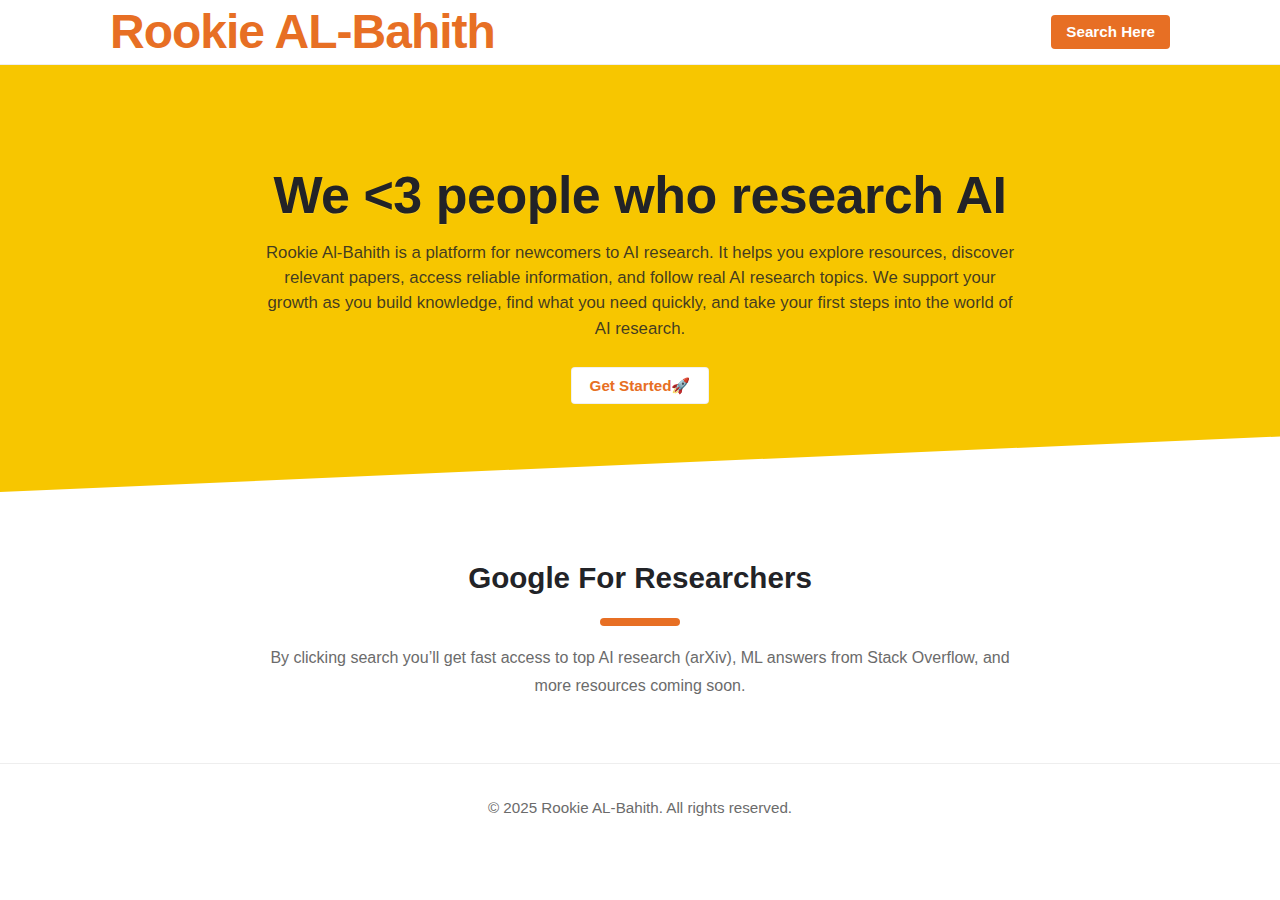
<file: index.html>
<!DOCTYPE html>
<html lang="en">
<head>
    <meta charset="UTF-8">
    <meta name="viewport" content="width=device-width, initial-scale=1.0">
    <title>Research Rookie</title>
    <link rel="stylesheet" href="styles/index.css">
</head>
<body>
    <!-- header -->
    <header class="site-header">
        <div class="container header-inner">
                <span class="logo">Rookie AL-Bahith</span>
            <div class="auth-actions">
                <a href="search.html" class="btn btn-search">Search Here </a>
            </div>
        </div>
    </header>

    <main>
        <!-- Hero section -->
         <section class="hero" role="region" aria-labeledby="hero-heading">
            <div class="container hero-inner">
                <h1 id="hero-heading" class="hero-title">We &lt;3 people who research AI</h1>
                <p class="hero-sub">
                    Rookie Al-Bahith is a platform for newcomers to AI research.
                    It helps you explore resources, discover relevant papers, access reliable information, and follow real AI research topics.
                    We support your growth as you build knowledge, find what you need quickly, and take your first steps into the world of AI research.
                </p>

                <div class="hero-ctas" role="group" aria-label="Primary call to actions">
                    <a class="btn btn-primary" href="search.html">Get Started🚀</a>
                </div>
            </div>
        </section>

        <!-- google for researchers section  -->
        <section id="for-researchers" class="for-researchers" role="region" aria-labelledby="for-researchers-heading">
            <div class="container">
                <h2 id="for-researchers-heading">Google For Researchers</h2>
                <div class="accent-underline" aria-hidden="true"></div>
                <p>
                    By clicking search you’ll get fast access to top AI research (arXiv), ML answers from Stack Overflow, and more resources coming soon. 
                </p>
            </div>
        </section>         
    </main>

    <!-- footer -->
    <footer class="site-footer" role="contentinfo">
        <div class="container footer-inner">
            <p>&copy; 2025 Rookie AL-Bahith. All rights reserved.</p>
        </div>
    </footer>

    <script>
        (function () {
           var y = new Date().getFullYear();
           var el = document.getElementById('year');
           if (el) el.textContent = y;
         })();
    </script>

</body>

</html>
</file>
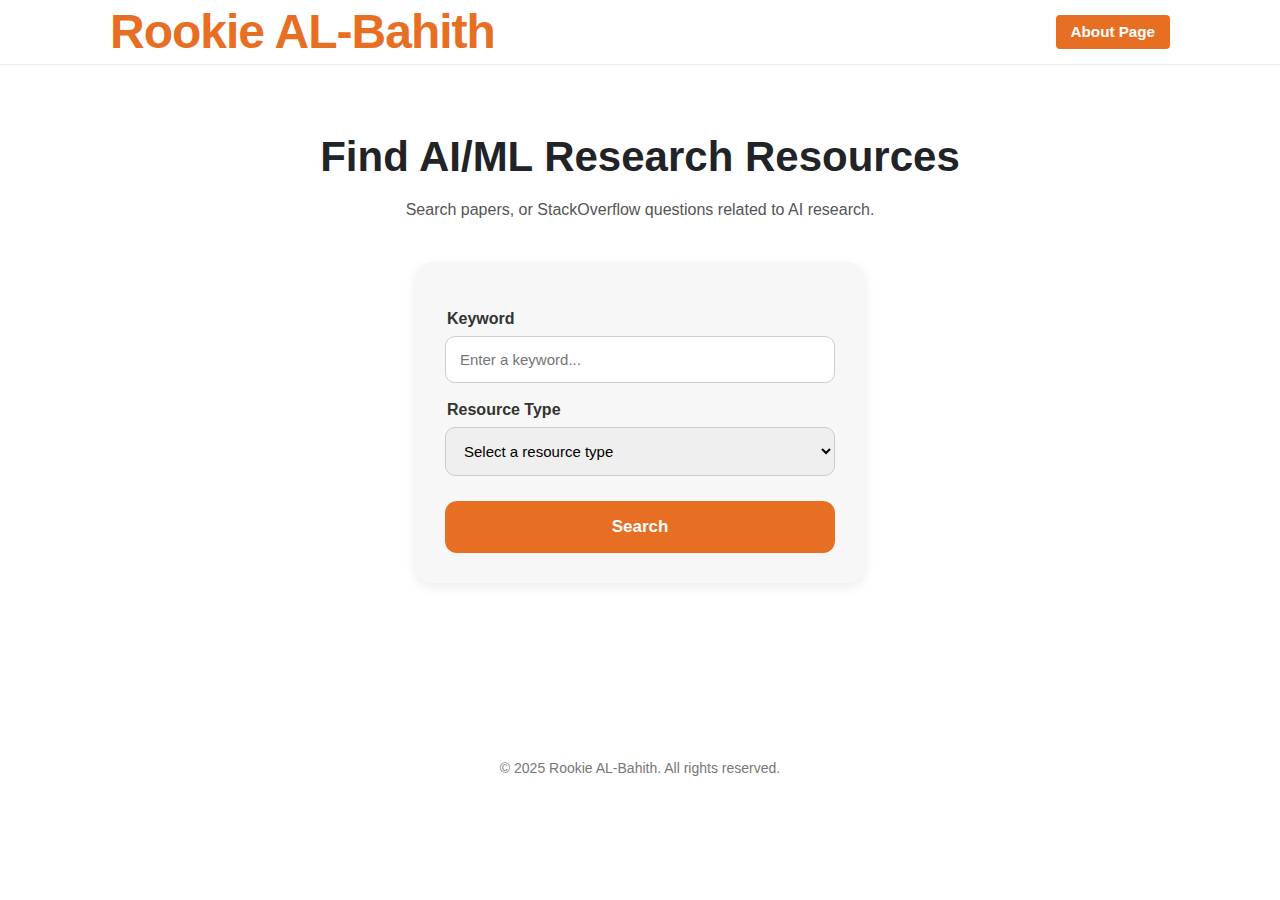
<file: search.html>
<!DOCTYPE html>
<html lang="en">
<head>
    <meta charset="UTF-8" />
    <meta name="viewport" content="width=device-width, initial-scale=1.0" />
    <title>Research Rookie</title>
    <link rel="stylesheet" href="styles/search.css" />
</head>

<body>

    <!-- header -->
    <header class="site-header">
        <div class="container header-inner">
                <span class="logo">Rookie AL-Bahith</span>

             <div class="auth-actions">
                <a href="index.html" class="btn btn-about">About Page</a>
             </div>
        </div>
    </header>


    <!-- search section -->
    <section class="search-container">

        <h1>Find AI/ML Research Resources</h1>
        <p class="subtitle">Search papers, or StackOverflow questions related to AI research.</p>

        <div class="search-card">

            <!-- keyword -->
            <label class="input-label">Keyword</label>
            <input type="text" id="keyword" placeholder="Enter a keyword..." />

            <!-- resource type -->
            <label class="input-label">Resource Type</label>
            <select id="resource-type">
                <option value="">Select a resource type</option>
                <option value="arxiv">ArXiv Papers</option>
                <option value="github">GitHub Repositories</option>
                <option value="stackoverflow">StackOverflow Post</option>
            </select>

            <!-- search button -->
            <button class="search-btn" id="search-btn">Search</button>
        </div>
        <div id="results-container" style="margin-top: 30px; width: 100%; max-width: 800px; margin-left: auto; margin-right: auto;"></div>
    </section>

    <!--  footer -->
    <footer>
        © 2025 Rookie AL-Bahith. All rights reserved.
    </footer>

    <script src="scripts/search.js"></script>

</body>
</html>
</file>
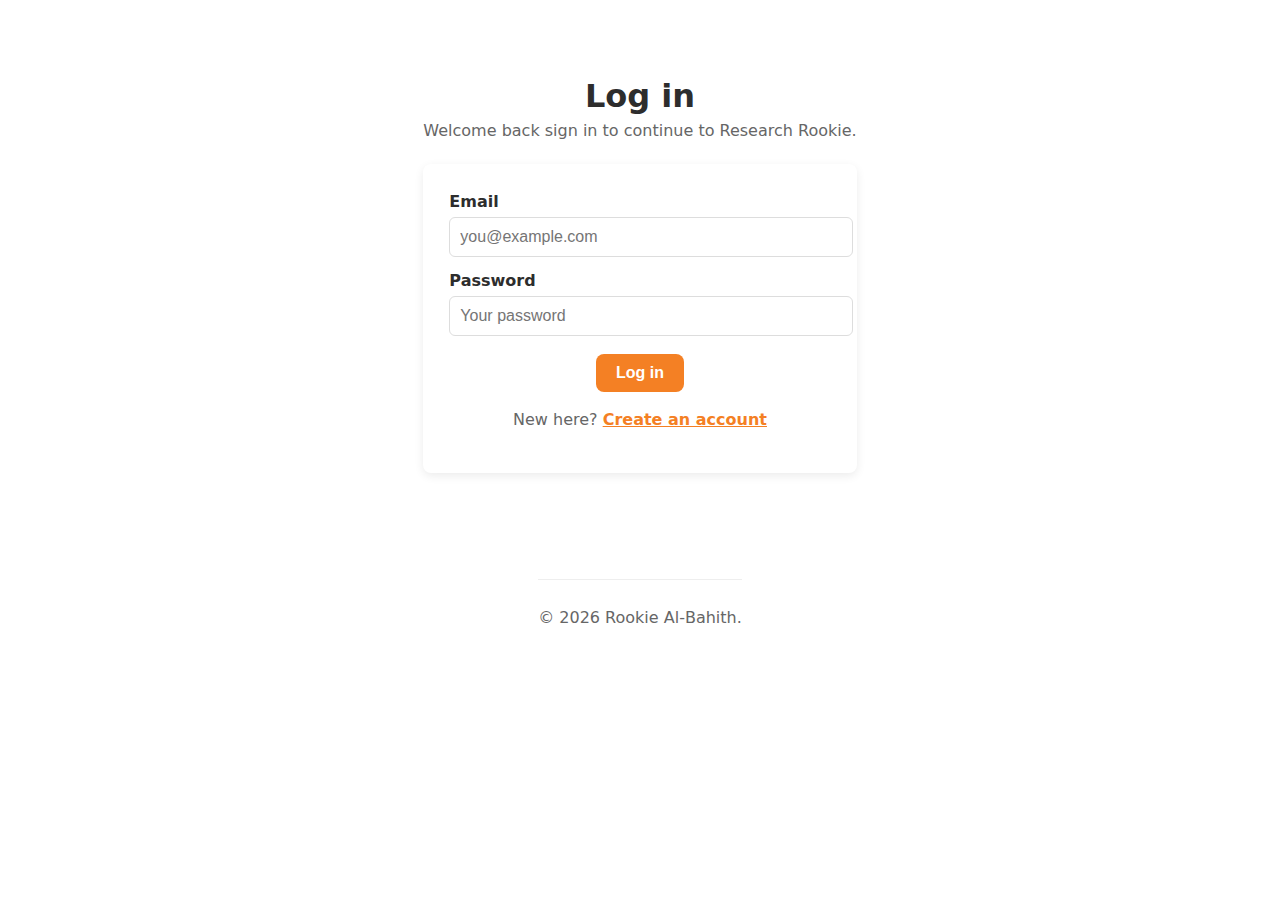
<file: frontend/login.html>
<!doctype html>
<html lang="en">
<head>
  <meta charset="utf-8" />
  <meta name="viewport" content="width=device-width, initial-scale=1" />
  <title>Log In — Research Rookie</title>
  <link rel="stylesheet" href="styles/login.css"/>
</head>
<body>

  <main class="container" style="max-width:480px; padding:56px 20px;">
    <h1 style="text-align:center; margin-bottom:6px;">Log in</h1>
    <p style="text-align:center; color:#666; margin-top:0; margin-bottom:24px;">
      Welcome back sign in to continue to Research Rookie.
    </p>

    <form action="#" method="post" class="auth-form" novalidate>
      <div style="margin-bottom:14px;">
        <label for="login-email" style="display:block; font-weight:700; margin-bottom:6px;">Email</label>
        <input id="login-email" name="email" type="email" required
               placeholder="you@example.com" style="width:100%; padding:10px; border:1px solid #ddd; border-radius:6px;" />
      </div>

      <div style="margin-bottom:18px;">
        <label for="login-password" style="display:block; font-weight:700; margin-bottom:6px;">Password</label>
        <input id="login-password" name="password" type="password" required
               placeholder="Your password" style="width:100%; padding:10px; border:1px solid #ddd; border-radius:6px;" />
      </div>

      <div style="text-align:center;">
        <button type="submit" class="btn btn-secondary" style="padding:10px 20px; font-size:1rem;">Log in</button>
      </div>

      <p style="text-align:center; margin-top:18px; color:#666;">
        New here? <a href="signup.html">Create an account</a>
      </p>
    </form>
  </main>

  <footer class="site-footer" role="contentinfo">
    <div class="container" style="text-align:center;">
      <p style="margin:8px 0;">&copy; <span id="year"></span> Rookie Al‑Bahith.</p>
    </div>
  </footer>

  <script>
    (function () {
      var y = new Date().getFullYear();
      var el = document.getElementById('year');
      if (el) el.textContent = y;
    })();
  </script>
</body>
</html>
</file>
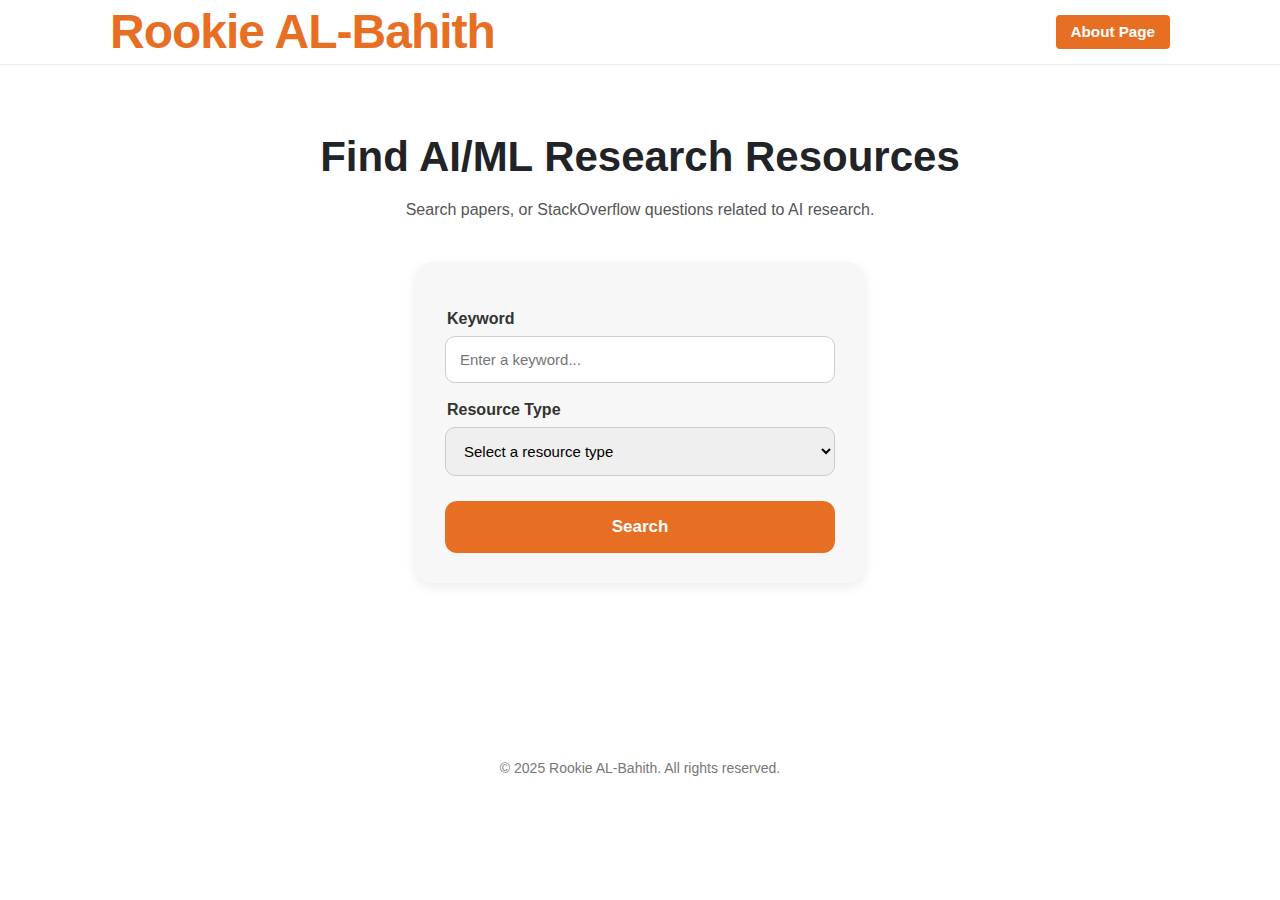
<file: frontend/search.html>
<!DOCTYPE html>
<html lang="en">
<head>
    <meta charset="UTF-8" />
    <meta name="viewport" content="width=device-width, initial-scale=1.0" />
    <title>Research Rookie</title>

    <!-- Link CSS -->
    <link rel="stylesheet" href="/frontend/styles/search.css" />
</head>

<body>


    <header class="site-header">
        <div class="container header-inner">
                <span class="highlight">Rookie AL-Bahith</span>

             <div class="auth-actions">
                <a href="/index.html" class="btn btn-about">About Page</a>
             </div>
        </div>
    </header>

    

    <!-- Search Section -->
    <section class="search-container">

        <h1>Find AI/ML Research Resources</h1>
        <p class="subtitle">Search papers, or StackOverflow questions related to AI research.</p>

        <div class="search-card">

            <!-- Keyword -->
            <label class="input-label">Keyword</label>
            <input type="text" id="keyword" placeholder="Enter a keyword..." />

            <!-- Resource Type -->
            <label class="input-label">Resource Type</label>
            <select id="resource-type">
                <option value="">Select a resource type</option>
                <option value="arxiv">ArXiv Papers</option>
                <option value="github">GitHub Repositories</option>
                <option value="stackoverflow">StackOverflow Post</option>
            </select>

            <!-- Search Button -->
            <button class="search-btn" id="search-btn">Search</button>
        </div>
        <div id="results-container" style="margin-top: 30px; width: 100%; max-width: 800px; margin-left: auto; margin-right: auto;"></div>
    </section>

    <!--  Footer -->
    <footer>
        © 2025 Rookie AL-Bahith. All rights reserved.
    </footer>

    <script src="/frontend/scripts/search.js"></script>

</body>
</html>
</file>
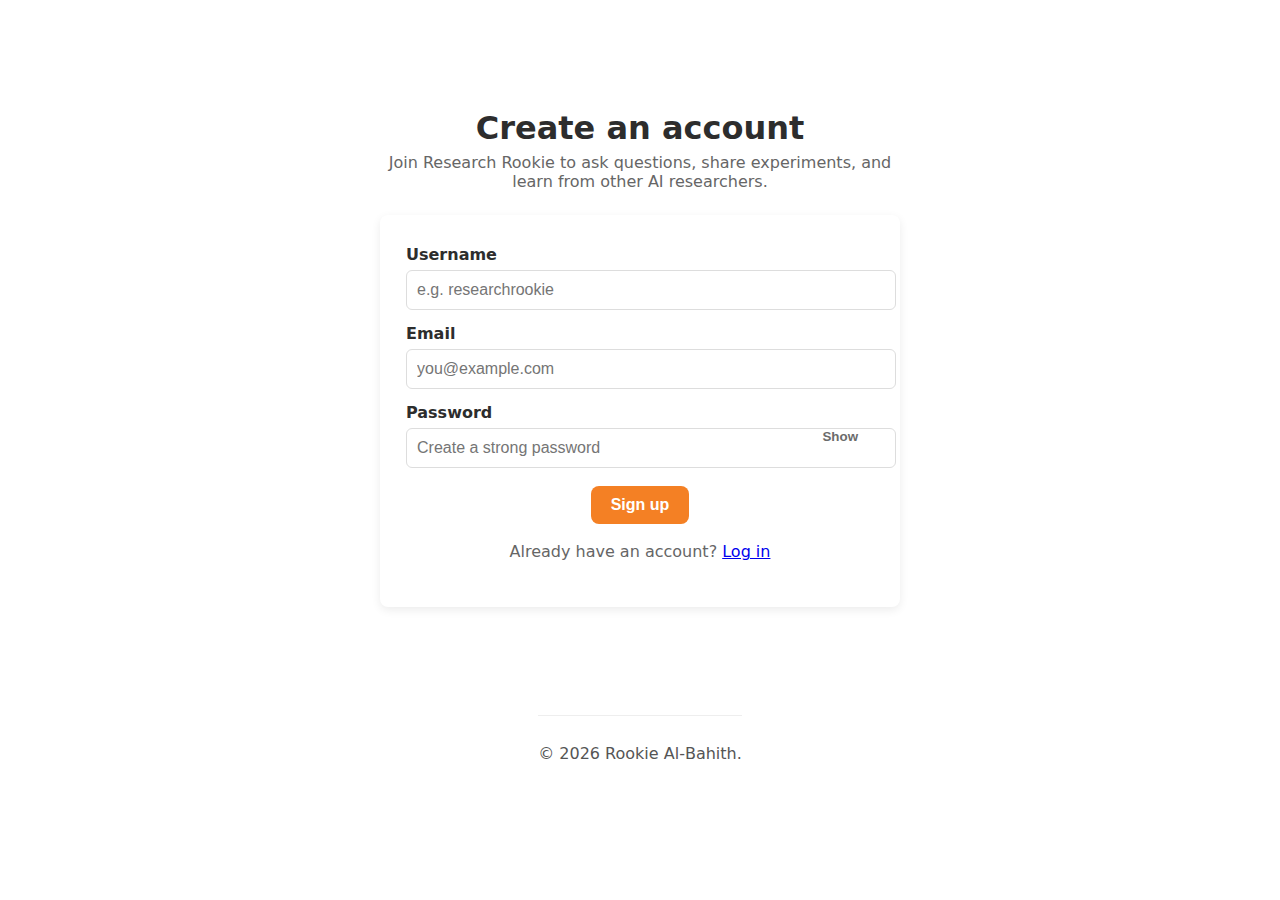
<file: frontend/signup.html>
<!doctype html>
<html lang="en">
<head>
  <meta charset="utf-8" />
  <meta name="viewport" content="width=device-width, initial-scale=1" />
  <title>Sign Up — Research Rookie</title>
  <link rel="stylesheet" href="styles/signup.css"/>
</head>
<body>
  
  <main class="container" style="max-width:520px; padding:48px 20px;">
    <h1 style="text-align:center; margin-bottom:6px;">Create an account</h1>
    <p style="text-align:center; color:#666; margin-top:0; margin-bottom:24px;">
      Join Research Rookie to ask questions, share experiments, and learn from other AI researchers.
    </p>

    <form action="#" method="post" class="auth-form" novalidate>
      <div style="margin-bottom:14px;">
        <label for="username" style="display:block; font-weight:700; margin-bottom:6px;">Username</label>
        <input id="username" name="username" type="text" required minlength="3" maxlength="30"
               placeholder="e.g. researchrookie" style="width:100%; padding:10px; border:1px solid #ddd; border-radius:6px;" />
      </div>

      <div style="margin-bottom:14px;">
        <label for="email" style="display:block; font-weight:700; margin-bottom:6px;">Email</label>
        <input id="email" name="email" type="email" required
               placeholder="you@example.com" style="width:100%; padding:10px; border:1px solid #ddd; border-radius:6px;" />
      </div>

      <div style="margin-bottom:18px;">
        <label for="password" style="display:block; font-weight:700; margin-bottom:6px;">Password</label>
        <input id="password" name="password" type="password" required minlength="8"
               placeholder="Create a strong password" style="width:100%; padding:10px; border:1px solid #ddd; border-radius:6px;" />
      </div>

      <div style="text-align:center; margin-top:6px;">
        <button type="submit" class="btn btn-secondary" style="padding:10px 20px; font-size:1rem;">Sign up</button>
      </div>

      <p style="text-align:center; margin-top:18px; color:#666;">
        Already have an account? <a href="login.html">Log in</a>
      </p>
    </form>
  </main>

  <footer class="site-footer" role="contentinfo">
    <div class="container" style="text-align:center;">
      <p style="margin:8px 0;">&copy; <span id="year"></span> Rookie Al‑Bahith.</p>
    </div> 
  </footer>

  <script>
    (function () {
      var y = new Date().getFullYear();
      var el = document.getElementById('year');
      if (el) el.textContent = y;
    })();
  </script>
  <script src="scripts/signup.js"></script>
</body>
</html>
</file>
<file: styles/index.css>
:root{
  --bg-yellow: #f7c600; /* hero background */
  --accent-orange: #e76f24; /* underline and button */
  --text-dark: #222327;
  --muted: #6b6b6b;
  --white: #ffffff;
  --container-width: 1100px;
  --max-width: 1200px;
}

/* reset-ish */
*{box-sizing:border-box}
html,body{height:100%}
body{
  margin:0;
  font-family: -apple-system,BlinkMacSystemFont,"Segoe UI",Roboto,"Helvetica Neue",Arial;
  color:var(--text-dark);
  background:#fff;
  -webkit-font-smoothing:antialiased;
  -moz-osx-font-smoothing:grayscale;
  line-height:1.5;
  font-size:16px;
}

/* container */
.container{
  width:100%;
  max-width: 1100px;
  margin:0 auto;
  padding:0 20px;
}

/* header */
.site-header{
  background: #fff;
  border-bottom:1px solid #eee;
  position:sticky;
  top:0;
  z-index:50;
}

.header-inner{
  display:flex;
  align-items:center;
  gap:20px;
  height:64px;
  justify-content:space-between;
}

/*logo */
.logo {
  /* logo font */
  font-family: -apple-system, BlinkMacSystemFont, "Segoe UI", Roboto, Helvetica, Arial, sans-serif;
  font-weight: 800;
  letter-spacing: -1px; 
  font-size: 3rem;
  color: #e76f24; 
  display: inline-block;
}

/* nav */
.site-nav{display:flex; gap:14px; align-items:center}
.site-nav .nav-link{
  color:var(--muted);
  text-decoration:none;
  font-weight:600;
  padding:6px 8px;
  border-radius:4px;
  transition:all .15s ease;
}
.site-nav .nav-link:hover{color:var(--text-dark); background:#faf7f0}

.auth-actions{display:flex; gap:8px; align-items:center}
.btn{
  display:inline-block;
  padding:8px 14px;
  border-radius:4px;
  text-decoration:none;
  font-weight:700;
  font-size:0.95rem;
  line-height:1;
  cursor:pointer;
  border:1px solid transparent;
}

.btn-search{background:var(--accent-orange); color:var(--white)}

/* hero */
.hero{
  background:linear-gradient(0deg, var(--bg-yellow) 0%, var(--bg-yellow) 100%);
  color:var(--text-dark);
  padding:72px 0 56px;
  position:relative;
  overflow:hidden;
  clip-path: polygon(0 0,100% 0,100% 87%,0 100%);
}

.hero-inner{
  text-align:center;
  padding:32px 20px;
}

/* heading */
.hero-title{
  font-size:3.25rem; 
  line-height:1.02;
  margin:0 0 18px;
  font-weight:800;
  letter-spacing:-0.5px;
  color:var(--text-dark);
  text-shadow:0 1px 0 rgba(255,255,255,0.15);
}

.hero-sub{
  max-width:760px;
  margin:0 auto 26px;
  color:rgba(34,35,39,0.85);
  font-size:1.05rem;
}

/* cta buttons */
.hero-ctas{display:inline-flex; gap:12px; align-items:center}
.hero .btn-primary{
  background:var(--white);
  color:var(--accent-orange);
  border:1px solid rgba(0,0,0,0.06);
  padding:10px 18px;
  border-radius:4px;
}
.hero .btn-primary:hover{transform:translateY(-1px)}
.hero .btn-secondary{
  background:var(--accent-orange);
  color:var(--white);
  border:1px solid rgba(0,0,0,0.06);
  padding:10px 18px;
  border-radius:4px;
}
.hero .btn-secondary:hover{opacity:0.95}

/* google for researchers section */
.for-researchers{
  background:var(--white);
  padding:64px 0;
  text-align:center;
}

.for-researchers h2{
  margin:0 0 10px;
  font-size:1.85rem;
  font-weight:800;
}

/* small orange accent */
.accent-underline{
  width:80px;
  height:8px;
  background:var(--accent-orange);
  border-radius:4px;
  margin:18px auto;
}

/* paragraph */
.for-researchers p{
  max-width:760px;
  margin:0 auto;
  color:var(--muted);
  font-size:1rem;
  line-height:1.7;
  margin-top:14px;
}

/* footer */
.site-footer{
  border-top:1px solid #eee;
  padding:18px 0;
  background:#fff;
  text-align:center;
  color:var(--muted);
  font-size:0.95rem;
}

/* responsiveness */
@media (max-width:900px){
  .header-inner{height:auto; padding: 10px 20px}
  .site-nav{display: none}
  .search{display:none}
  .hero-title{font-size:2.25rem}
  .hero-sub{font-size:0.98rem; padding:0 8px}
  .hero{padding:56px 0 48px}
  .features-list{flex-direction:column; align-items:center}
}

@media (max-width:520px){
  .header-inner{padding:10px 14px}
  .logo{font-size:1.7erem}
  .hero-title{font-size:1.6rem}
  .hero-sub{font-size:0.95rem}
  .hero-ctas{flex-direction:column; width: 100%}
  .hero .btn-primary, .hero .btn-secondary{width:100px; max-width:100%; text-align: center;}
  .container{padding:0 14px}

}
</file>
<file: styles/search.css>
:root{
  --bg-yellow: #f7c600; /* hero background */
  --accent-orange: #e76f24; /* underline and button */
  --text-dark: #222327;
  --muted: #6b6b6b;
  --white: #ffffff;
  --container-width: 1100px;
  --max-width: 1200px;
}


/* global reset */
* {
    margin: 0;
    padding: 0;
    box-sizing: border-box;
    font-family: "Inter", sans-serif;
}

/* reset-ish */
*{box-sizing:border-box}
html,body{height:100%}
body{
  margin:0;
  font-family: -apple-system,BlinkMacSystemFont,"Segoe UI",Roboto,"Helvetica Neue",Arial;
  color:var(--text-dark);
  background:#fff;
  -webkit-font-smoothing:antialiased;
  -moz-osx-font-smoothing:grayscale;
  line-height:1.5;
  font-size:16px;
}

/* container */
.container{
  width:100%; 
  max-width: 1100px;
  margin:0 auto;
  padding:0 20px;
}

/* header */
.site-header{
  background: #fff;
  border-bottom:1px solid #eee;
  position:sticky;
  top:0;
  z-index:50;
}

.header-inner{
  display:flex;
  align-items:center;
  gap:20px;
  height:64px;
  justify-content:space-between;
}


/*logo */
.logo {
  /* text-based logo font */
  font-family: -apple-system, BlinkMacSystemFont, "Segoe UI", Roboto, Helvetica, Arial, sans-serif;
  font-weight: 800; 
  letter-spacing: -1px; 
  font-size: 3rem; 
  color: #e76f24; 
  display: inline-block;
}

/* nav */
.site-nav{display:flex; gap:14px; align-items:center}
.site-nav .nav-link{
  color:var(--muted);
  text-decoration:none;
  font-weight:600;
  padding:6px 8px;
  border-radius:4px;
  transition:all .15s ease;
}
.site-nav .nav-link:hover{color:var(--text-dark); background:#faf7f0}

.auth-actions{display:flex; gap:8px; align-items:center}
.btn{
  display:inline-block;
  padding:8px 14px;
  border-radius:4px;
  text-decoration:none;
  font-weight:700;
  font-size:0.95rem;
  line-height:1;
  cursor:pointer;
  border:1px solid transparent;
}
.btn-about{background:var(--accent-orange); color:var(--white)}

/* search section */
.search-container {
    width: 100%;
    text-align: center;
    padding: 60px 20px;
}

.search-container h1 {
    font-size: 42px;
    font-weight: 800;
}

.subtitle {
    margin-top: 10px;
    font-size: 16px;
    color: #555;
}

.search-card {
    margin: 40px auto 0;
    width: 450px;
    background: #f7f7f7;
    padding: 30px;
    border-radius: 18px;
    box-shadow: 0 4px 12px rgba(0,0,0,0.08);
}

/* inputs label */
.input-label {
    display: block;
    text-align: left;
    margin: 15px 0 5px 2px;
    font-weight: 600;
    color: #333;
}

input, select {
    width: 100%;
    padding: 14px;
    border-radius: 10px;
    border: 1.5px solid #ccc;
    font-size: 15px;
    outline: none;
    transition: 0.2s ease;
}

input:focus, select:focus {
    border-color: #e76f24;
}

/* search button */
.search-btn {
    width: 100%;
    margin-top: 25px;
    padding: 16px;
    background: #e76f24;
    color: white;
    font-size: 17px;
    font-weight: 700;
    border: none;
    border-radius: 12px;
    cursor: pointer;
    transition: 0.2s ease;
}

.search-btn:hover {
    background: #e76f24;
}

/* footer */
footer {
    margin-top: 60px;
    text-align: center;
    padding: 25px;
    font-size: 14px;
    color: #777;
}
</file>
<file: frontend/styles/login.css>
/* ========== GLOBAL THEME ========== */
:root {
    --yellow: #e9b20e;
    --orange: #f48024;
    --dark: #2d2d2d;
    --light-text: #666;
    --border: #ddd;
    --radius: 8px;
    --shadow: 0 3px 10px rgba(0,0,0,0.08);
}

body {
    margin: 0;
    background: #fff;
    color: var(--dark);
    font-family: system-ui, -apple-system, BlinkMacSystemFont, "Segoe UI", Roboto, Oxygen, Ubuntu, Cantarell, sans-serif;
    display: flex;
    flex-direction: column;
    align-items: center;
    justify-content: center;
}


/* ========== AUTH FORM CARD ========== */
.auth-form {
    background: #fff;
    padding: 28px 26px;
    border-radius: var(--radius);
    box-shadow: var(--shadow);
}

/* Inputs */
.auth-form input {
    width: 100%;
    padding: 11px 10px;
    border: 1px solid var(--border);
    border-radius: var(--radius);
    font-size: 1rem;
    transition: 0.2s ease;
}

.auth-form input:focus {
    border-color: var(--orange);
    outline: none;
    box-shadow: 0 0 0 2px rgba(244, 128, 36, 0.25);
}

/* Labels */
.auth-form label {
    font-weight: 700;
}

/* Forgot password color fix */
a {
    color: var(--orange);
    font-weight: 600;
}

/* ========== BUTTONS ========== */
.btn-secondary {
    background: var(--orange);
    border: none;
    padding: 10px 22px;
    color: white;
    font-weight: 600;
    border-radius: var(--radius);
    cursor: pointer;
    transition: background 0.2s ease;
}

.btn-secondary:hover {
    background: #d96f1b;
}

/* ========== FOOTER ========== */
.site-footer {
    margin-top: 50px;
    padding: 20px 0;
    border-top: 1px solid #eee;
}

.site-footer p {
    color: var(--light-text);
}
</file>
<file: frontend/styles/search.css>
:root{
  --bg-yellow: #f7c600; /* hero background */
  --accent-orange: #e76f24; /* underline and button */
  --text-dark: #222327;
  --muted: #6b6b6b;
  --white: #ffffff;
  --container-width: 1100px;
  --max-width: 1200px;
}


/* global reset */
* {
    margin: 0;
    padding: 0;
    box-sizing: border-box;
    font-family: "Inter", sans-serif;
}

/* reset-ish */
*{box-sizing:border-box}
html,body{height:100%}
body{
  margin:0;
  font-family: -apple-system,BlinkMacSystemFont,"Segoe UI",Roboto,"Helvetica Neue",Arial;
  color:var(--text-dark);
  background:#fff;
  -webkit-font-smoothing:antialiased;
  -moz-osx-font-smoothing:grayscale;
  line-height:1.5;
  font-size:16px;
}

/* container */
.container{
  width:100%; 
  max-width: 1100px;
  margin:0 auto;
  padding:0 20px;
}

/* header */
.site-header{
  background: #fff;
  border-bottom:1px solid #eee;
  position:sticky;
  top:0;
  z-index:50;
}

.header-inner{
  display:flex;
  align-items:center;
  gap:20px;
  height:64px;
  justify-content:space-between;
}


/*logo */
.highlight {
  /* text-based logo font */
  font-family: -apple-system, BlinkMacSystemFont, "Segoe UI", Roboto, Helvetica, Arial, sans-serif;
  font-weight: 800; 
  letter-spacing: -1px; 
  font-size: 3rem; 
  color: #e76f24; 
  display: inline-block;
}

/* nav */
.site-nav{display:flex; gap:14px; align-items:center}
.site-nav .nav-link{
  color:var(--muted);
  text-decoration:none;
  font-weight:600;
  padding:6px 8px;
  border-radius:4px;
  transition:all .15s ease;
}
.site-nav .nav-link:hover{color:var(--text-dark); background:#faf7f0}

.auth-actions{display:flex; gap:8px; align-items:center}
.btn{
  display:inline-block;
  padding:8px 14px;
  border-radius:4px;
  text-decoration:none;
  font-weight:700;
  font-size:0.95rem;
  line-height:1;
  cursor:pointer;
  border:1px solid transparent;
}
.btn-about{background:var(--accent-orange); color:var(--white)}

/* search section */
.search-container {
    width: 100%;
    text-align: center;
    padding: 60px 20px;
}

.search-container h1 {
    font-size: 42px;
    font-weight: 800;
}

.subtitle {
    margin-top: 10px;
    font-size: 16px;
    color: #555;
}

.search-card {
    margin: 40px auto 0;
    width: 450px;
    background: #f7f7f7;
    padding: 30px;
    border-radius: 18px;
    box-shadow: 0 4px 12px rgba(0,0,0,0.08);
}

/* inputs label */
.input-label {
    display: block;
    text-align: left;
    margin: 15px 0 5px 2px;
    font-weight: 600;
    color: #333;
}

input, select {
    width: 100%;
    padding: 14px;
    border-radius: 10px;
    border: 1.5px solid #ccc;
    font-size: 15px;
    outline: none;
    transition: 0.2s ease;
}

input:focus, select:focus {
    border-color: #e76f24;
}

/* search button */
.search-btn {
    width: 100%;
    margin-top: 25px;
    padding: 16px;
    background: #e76f24;
    color: white;
    font-size: 17px;
    font-weight: 700;
    border: none;
    border-radius: 12px;
    cursor: pointer;
    transition: 0.2s ease;
}

.search-btn:hover {
    background: #e76f24;
}

/* footer */
footer {
    margin-top: 60px;
    text-align: center;
    padding: 25px;
    font-size: 14px;
    color: #777;
}
</file>
<file: frontend/styles/signup.css>
/* ========== GLOBAL STYLES ========== */
:root {
    --yellow: #e9b20e;
    --orange: #f48024;
    --dark: #2d2d2d;
    --light-text: #555;
    --border: #ddd;
    --radius: 8px;
    --bg-light: #fafafa;
    --shadow: 0 3px 10px rgba(0,0,0,0.08);
}

body {
    margin: 0;
    font-family: system-ui, -apple-system, BlinkMacSystemFont, "Segoe UI", Roboto, Oxygen, Ubuntu, Cantarell, sans-serif;
    background: #fff;
    color: var(--dark);
    display: flex;
    flex-direction: column;
   align-items: center;
   justify-content: center;
} 

/* ========== HEADER ========== */
.site-header {
    background: var(--yellow);
    padding: 14px 0;
    box-shadow: var(--shadow);
}

.header-inner {
    width: 92%;
    max-width: 1180px;
    margin: 0 auto;
    display: flex;
    align-items: center;
    justify-content: space-between;
}

.logo {
    font-weight: 700;
    font-size: 1.4rem;
    color: var(--dark);
    text-decoration: none;
}

.site-nav .nav-link {
    margin-left: 18px;
    text-decoration: none;
    color: var(--dark);
    font-weight: 600;
}

.nav-link:hover {
    text-decoration: underline;
}

/* ========== MAIN CONTENT ========== */
main {
    margin-top: 40px;
    background: #fff;
}


.auth-form {
    background: #fff;
    padding: 30px 26px;
    border-radius: var(--radius);
    box-shadow: var(--shadow);
}

/* Input fields */
.auth-form input {
    width: 100%;
    padding: 11px 10px;
    border: 1px solid var(--border);
    border-radius: var(--radius);
    font-size: 1rem;
    transition: 0.2s ease;
}

.auth-form input:focus {
    border-color: var(--orange);
    outline: none;
    box-shadow: 0 0 0 2px rgba(244, 128, 36, 0.25);
}

/* Labels */
.auth-form label {
    font-weight: 700;
    color: var(--dark);
}

/* ========== BUTTONS ========== */
.btn-secondary {
    background: var(--orange);
    border: none;
    padding: 10px 22px;
    color: #fff;
    font-weight: 600;
    cursor: pointer;
    border-radius: var(--radius);
    transition: background 0.2s ease;
}

.btn-secondary:hover {
    background: #d96f1b;
}

/* ========== FOOTER ========== */
.site-footer {
    margin-top: 60px;
    padding: 20px 0;
    border-top: 1px solid #eee;
}

.site-footer p {
    color: var(--light-text);
}
</file>
